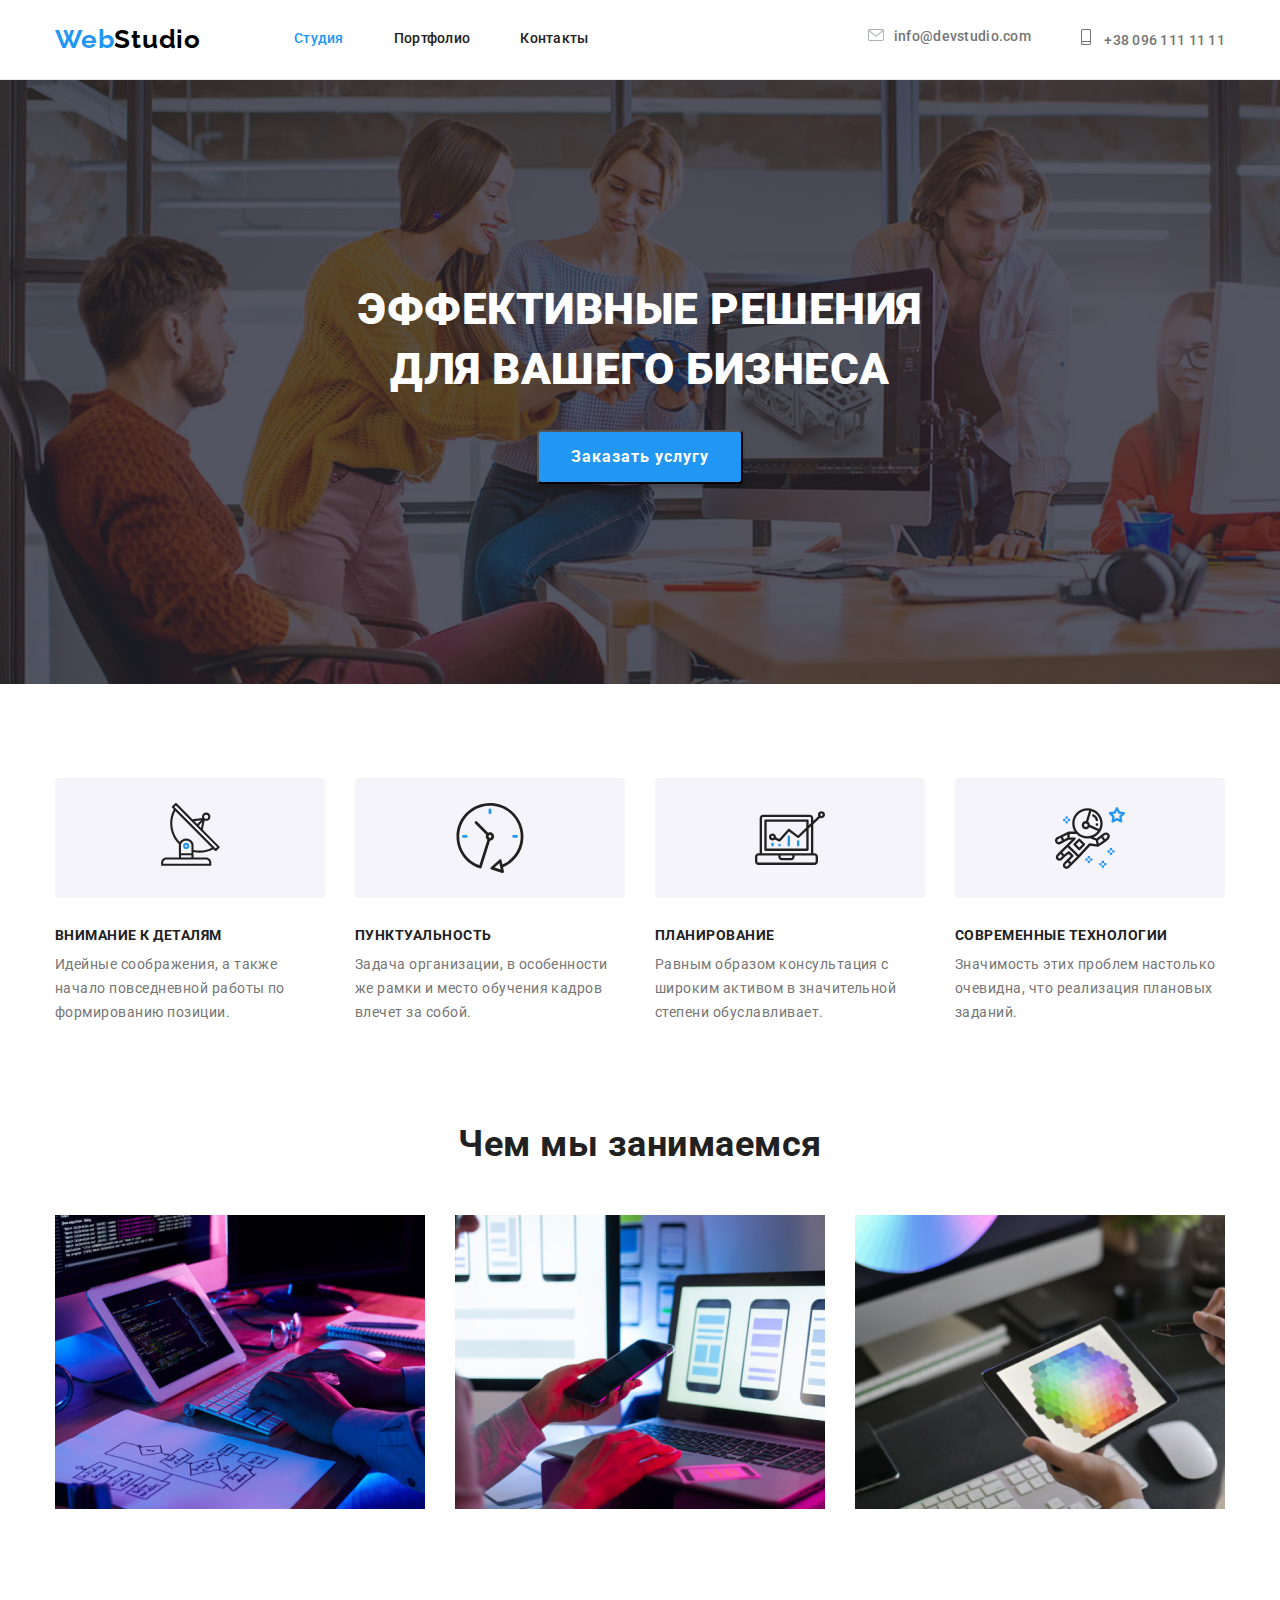
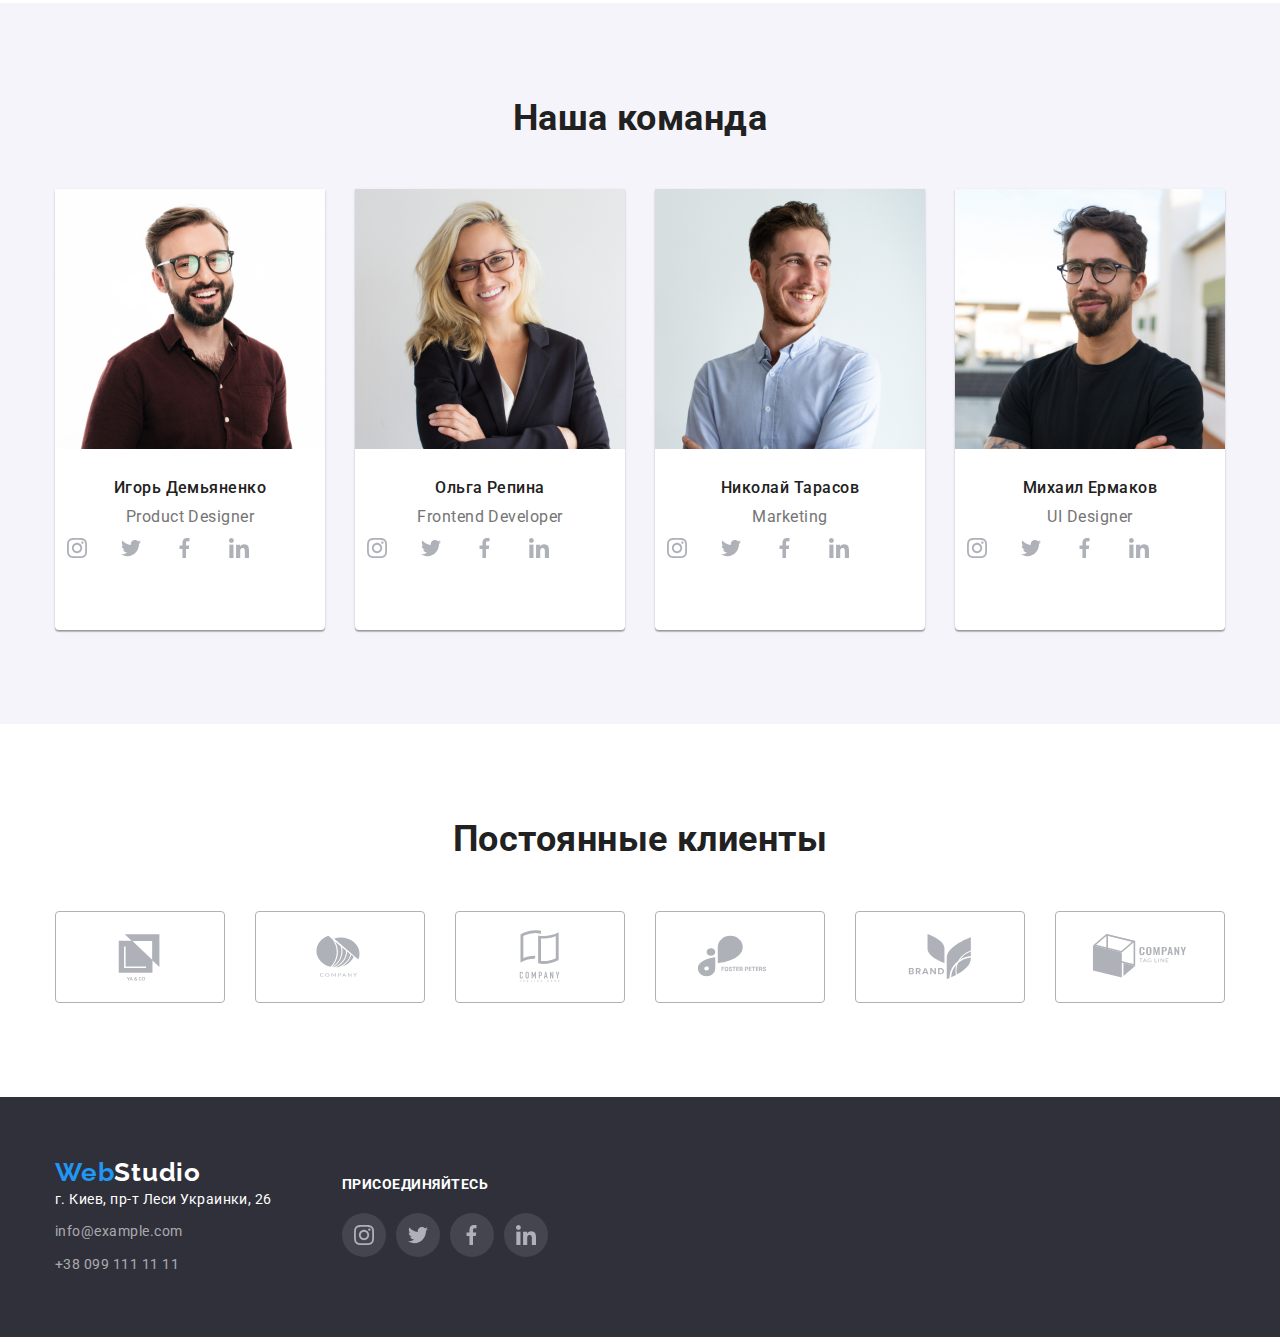
<file: index.html>
<!DOCTYPE html>
<html lang="ru">

<head>
    <meta charset="UTF-8" />
    <meta http-equiv="X-UA-Compatible" content="IE=edge" />
    <meta name="viewport" content="width=device-width, initial-scale=1.0" />
    <title>Главная</title>
    <link rel="preconnect" href="https://fonts.gstatic.com" />
    <link
        href="https://fonts.googleapis.com/css2?family=Raleway:wght@700&family=Roboto:wght@400;500;700;900&display=swap"
        rel="stylesheet" />
    <link rel="stylesheet"
        href="https://cdnjs.cloudflare.com/ajax/libs/modern-normalize/1.0.0/modern-normalize.min.css" />
    <link rel="stylesheet" href="css/styles.css" />
</head>

<body>
    <!--Шапка-->
    <header class="header">
        <div class="container nav">
            <nav class="site-nav">
                <a class="logo tekst-decor" href="index.html">
                    <span class="logo Web">Web</span>Studio
                </a>
                <ul class="nav-list">
                    <li class="item"><a class="nav-link current" href="./index.html">Студия</a></li>
                    <li class="item"><a class="nav-link" href="./portfolio.html">Портфолио</a></li>
                    <li class="item"><a class="nav-link" href="">Контакты</a></li>
                </ul>
            </nav>
            <ul class="header-contacts">
                <li class="item">
                    <a class="contacts-link" href="mailto:info@devstudio.com" lang="en"><svg class="contacts-icon" width="16" height="12">
                        <use href="./imj/symbol-defs.svg#icon-envelope"></use>
                    </svg>info@devstudio.com</a>
                </li>
                <li class="item">
                    <a class="contacts-link" href="tel:+380961111111"><svg class="contacts-icon" width="10" height="16">
                        <use href="./imj/smartph.svg"></use>
              </svg>
                    </svg>+38 096 111 11 11</a>
                </li>
            </ul>
        </div>
    </header>
    <!--Уникальный контент-->
    <main>
        <!--Герой-->
        <section class="hero">
            <h1 class="hero-title">
                Эффективные решения<br />
                для вашего бизнеса
            </h1>
            <button class="button" type="button">Заказать услугу</button>
        </section>
        <!--Особенности-->
        <section class="section features-section">
            <div class="container">
                <h2 class="visually-hidden">Особенности</h2>
                <ul class="features-list">
                    <li class="item">
                        <div class="feature">
                            <svg class="antenna" width="70" height="70">
                                <use href="./imj/icon.svg#icon-antenna-1"></use>
                            </svg>
                        </div>
                        <h3 class="features-header">Внимание к деталям</h3>
                        <p class="features-text">
                            Идейные соображения, а также начало повседневной работы по формированию позиции.
                        </p>
                    </li>
                    <li class="item">
                        <div class="feature">
                            <svg width="70" height="70">
                                <use href="./imj/icon.svg#icon-clock-1"></use>
                            </svg>
                        </div>
                        <h3 class="features-header">Пунктуальность</h3>
                        <p class="features-text">
                            Задача организации, в особенности же рамки и место обучения кадров влечет за собой.
                        </p>
                    </li>
                    <li class="item">
                        <div class="feature">
                            <svg width="70" height="70">
                                <use href="./imj/icon.svg#icon-diagram-1"></use>
                            </svg>
                        </div>
                        <h3 class="features-header">Планирование</h3>
                        <p class="features-text">
                            Равным образом консультация с широким активом в значительной степени обуславливает.
                        </p>
                    </li>
                    <li class="item">
                        <div class="feature">
                            <svg width="70" height="70">
                                <use href="./imj/icon.svg#icon-astronaut-1"></use>
                            </svg>
                        </div>
                        <h3 class="features-header">Современные технологии</h3>
                        <p class="features-text">
                            Значимость этих проблем настолько очевидна, что реализация плановых заданий.
                        </p>
                    </li>
                </ul>
            </div>
        </section>
        <!--Чем мы занимаемся-->
        <section class="section occupations-section">
            <div class="container">
                <h2 class="occupations-header">Чем мы занимаемся</h2>
                <ul class="occupations-list">
                    <li class="item">
                    <img src="./imj/sprawa/img.png" alt="Разработчик набирает код" width="370" height="294" />
                </li>
                <li class="item">
                    <img src="./imj/sprawa/img-1.png" alt="Разработка приложения" width="370" height="294" />
                </li>
                <li class="item">
                    <img src="./imj/sprawa/img-2.png" alt="Дизайнер с планшетом" width="370" height="294" />
                </li>
            </ul>
        </section>
        <!--Наша команда-->
    <section class="team section">
        <div class="container">
            <h2 class="team-header">Наша команда</h2>
            <ul class="team-list">
                <li class="item">
                    <img src="./imj/pipol/img1.jpg" alt="Игорь Демьяненко" width="270" height="260" />
                    <div class="card-thumb">
                        <h3 class="team-member">Игорь Демьяненко</h3>
                        <p class="member-post" lang="en">Product Designer</p>
                        <ul class="social-list">
                            <li class="social-item">
                                <a class="social-link" href="">
                                    <svg width="20" height="20">
                                        <use href="./imj/social.svg#icon-instagram-2-1"></use>
                                    </svg>
                                </a>
                            </li>
                            <li class="social-item">
                                <a class="social-link" href="">
                                    <svg width="20" height="20">
                                        <use href="./imj/symbol-defs.svg#icon-twitter"></use>
                                    </svg>
                                </a>
                            </li>
                            <li class="social-item">
                                <a class="social-link" href="">
                                    <svg width="20" height="20">
                                        <use href="./imj/social.svg#icon-Vector-1"></use>
                                    </svg>
                                </a>
                            </li>
                            <li class="social-item">
                                <a class="social-link" href="">
                                    <svg width="20" height="20">
                                        <use href="./imj/social.svg#icon-linkedin-1-1"></use>
                                    </svg>
                                </a>
                            </li>
                        </ul>
                    </div>
                </li>
    
                <li class="item">
                    <img src="./imj/pipol/img(1).jpg" alt="Ольга Репина" width="270" height="260" />
                    <div class="card-thumb">
                        <h3 class="team-member">Ольга Репина</h3>
                        <p class="member-post" lang="en">Frontend Developer</p>
                        <ul class="social-list">
                            <li class="social-item">
                                <a class="social-link" href="">
                                    <svg width="20" height="20">
                                        <use href="./imj/social.svg#icon-instagram-2-1"></use>
                                    </svg>
                                </a>
                            </li>
                            <li class="social-item">
                                <a class="social-link" href="">
                                    <svg width="20" height="20">
                                        <use href="./imj/symbol-defs.svg#icon-twitter"></use>
                                    </svg>
                                </a>
                            </li>
                            <li class="social-item">
                                <a class="social-link" href="">
                                    <svg width="20" height="20">
                                        <use href="./imj/social.svg#icon-Vector-1"></use>
                                    </svg>
                                </a>
                            </li>
                            <li class="social-item">
                                <a class="social-link" href="">
                                    <svg width="20" height="20">
                                        <use href="./imj/social.svg#icon-linkedin-1-1"></use>
                                    </svg>
                                </a>
                            </li>
                        </ul>
                    </div>
                </li>
    
                <li class="item">
                    <img src="./imj/pipol/img(2).jpg" alt="Николай Тарасов" width="270" height="260" />
                    <div class="card-thumb">
                        <h3 class="team-member">Николай Тарасов</h3>
                        <p class="member-post" lang="en">Marketing</p>
                        <ul class="social-list">
                            <li class="social-item">
                                <a class="social-link" href="">
                                    <svg width="20" height="20">
                                        <use href="./imj/social.svg#icon-instagram-2-1"></use>
                                    </svg>
                                </a>
                            </li>
                            <li class="social-item">
                                <a class="social-link" href="">
                                    <svg width="20" height="20">
                                        <use href="./imj/symbol-defs.svg#icon-twitter"></use>
                                    </svg>
                                </a>
                            </li>
                            <li class="social-item">
                                <a class="social-link" href="">
                                    <svg width="20" height="20">
                                        <use href="./imj/social.svg#icon-Vector-1"></use>
                                    </svg>
                                </a>
                            </li>
                            <li class="social-item">
                                <a class="social-link" href="">
                                    <svg width="20" height="20">
                                        <use href="./imj/social.svg#icon-linkedin-1-1"></use>
                                    </svg>
                                </a>
                            </li>
                        </ul>
                    </div>
                </li>
    
                <li class="item">
                    <img src="./imj/pipol/img(3).jpg" alt="Михаил Ермаков" width="270" height="260" />
                    <div class="card-thumb">
                        <h3 class="team-member">Михаил Ермаков</h3>
                        <p class="member-post" lang="en">UI Designer</p>
                        <ul class="social-list">
                            <li class="social-item">
                                <a class="social-link" href="">
                                    <svg width="20" height="20">
                                        <use href="./imj/social.svg#icon-instagram-2-1"></use>
                                    </svg>
                                </a>
                            </li>
                            <li class="social-item">
                                <a class="social-link" href="">
                                    <svg width="20" height="20">
                                        <use href="./imj/symbol-defs.svg#icon-twitter"></use>
                                    </svg>
                                </a>
                            </li>
                            <li class="social-item">
                                <a class="social-link" href="">
                                    <svg width="20" height="20">
                                        <use href="./imj/social.svg#icon-Vector-1"></use>
                                    </svg>
                                </a>
                            </li>
                            <li class="social-item">
                                <a class="social-link" href="">
                                    <svg width="20" height="20">
                                        <use href="./imj/social.svg#icon-linkedin-1-1"></use>
                                    </svg>
                                </a>
                            </li>
                        </ul>
                    </div>
                </li>
            </ul>
        </div>
    </section>
    <!-- Постоянные клиенты -->
    <section class="clients section">
        <div class="container">
            <h2 class="clients-header">Постоянные клиенты</h2>
            <ul class="clients-list">
                <li class="clients-item">
                    <a class="clients-link" href="">
                        <svg width="106" height="60">
                            <use href="./imj/symbol-defs.svg#icon-ya-do"></use>
                        </svg>
                    </a>
                </li>
    
                <li class="clients-item">
                    <a class="clients-link" href="">
                        <svg width="106" height="60">
                            <use href="./imj/symbol-defs.svg#icon-comp"></use>
                        </svg>
                    </a>
                </li>
    
                <li class="clients-item">
                    <a class="clients-link" href="">
                        <svg width="106" height="60">
                            <use href="./imj/symbol-defs.svg#Logo-1"></use>
                        </svg>
                    </a>
                </li>
    
                <li class="clients-item">
                    <a class="clients-link" href="">
                        <svg width="106" height="60">
                            <use href="./imj/symbol-defs.svg#icon-foster"></use>
                        </svg>
                    </a>
                </li>
    
                <li class="clients-item">
                    <a class="clients-link" href="">
                        <svg width="106" height="60">
                            <use href="./imj/symbol-defs.svg#icon-brand"></use>
                        </svg>
                    </a>
                </li>
    
                <li class="clients-item">
                    <a class="clients-link" href="">
                        <svg width="106" height="60">
                            <use href="./imj/symbol-defs.svg#icon-teg-line-comp"></use>
                        </svg>
                    </a>
                </li>
            </ul>
        </div>
    </section>
    </main>
    <!--Футер-->
<footer class="footer">
    <div class="footer-container container">
        <div class="footer-address-container">
        <a class="logo tekst-decor" href="index.html">
            <span class="logo Web">Web</span><span class="studio-futer logo tekst-decor">Studio</span>
        </a>
            <address class="address">
                <ul class="footer-list">
                    <li class="item">
                        <a class="map" href="https://goo.gl/maps/ndfTdwWSWEVe3gq89" rel="nofollow norefferer noopener"
                            target="_blank">г. Киев, пр-т Леси Украинки, 26</a>
                    </li>
                    <li class="item" lang="en">
                        <a class="link" href="mailto:info@example.com">info@example.com</a>
                    </li>
                    <li class="item"><a class="link" href="tel:+380991111111">+38 099 111 11 11</a></li>
                </ul>
            </address>
        </div>
    <div class="footer-social-container">
        <h2 class="footer-social-header">присоединяйтесь</h2>
        <ul class="footer-social-list">
            <li class="footer-social-item">
                <a class="footer-social-link" href="">
                    <svg width="20" height="20">
                        <use href="./imj/social.svg#icon-instagram-2-1"></use>
                    </svg>
                </a>
            </li>
    
            <li class="footer-social-item">
                <a class="footer-social-link" href="">
                    <svg width="20" height="20">
                        <use href="./imj/symbol-defs.svg#icon-twitter"></use>
                    </svg>
                </a>
            </li>
    
            <li class="footer-social-item">
                <a class="footer-social-link" href="">
                    <svg width="20" height="20">
                        <use href="./imj/social.svg#icon-Vector-1"></use>
                    </svg>
                </a>
            </li>
    
            <li class="footer-social-item">
                <a class="footer-social-link" href="">
                    <svg width="20" height="20">
                        <use href="./imj/social.svg#icon-linkedin-1-1"></use>
                    </svg>
                </a>
            </li>
        </ul>
    </div>
</footer>
</body>

</html>
</file>
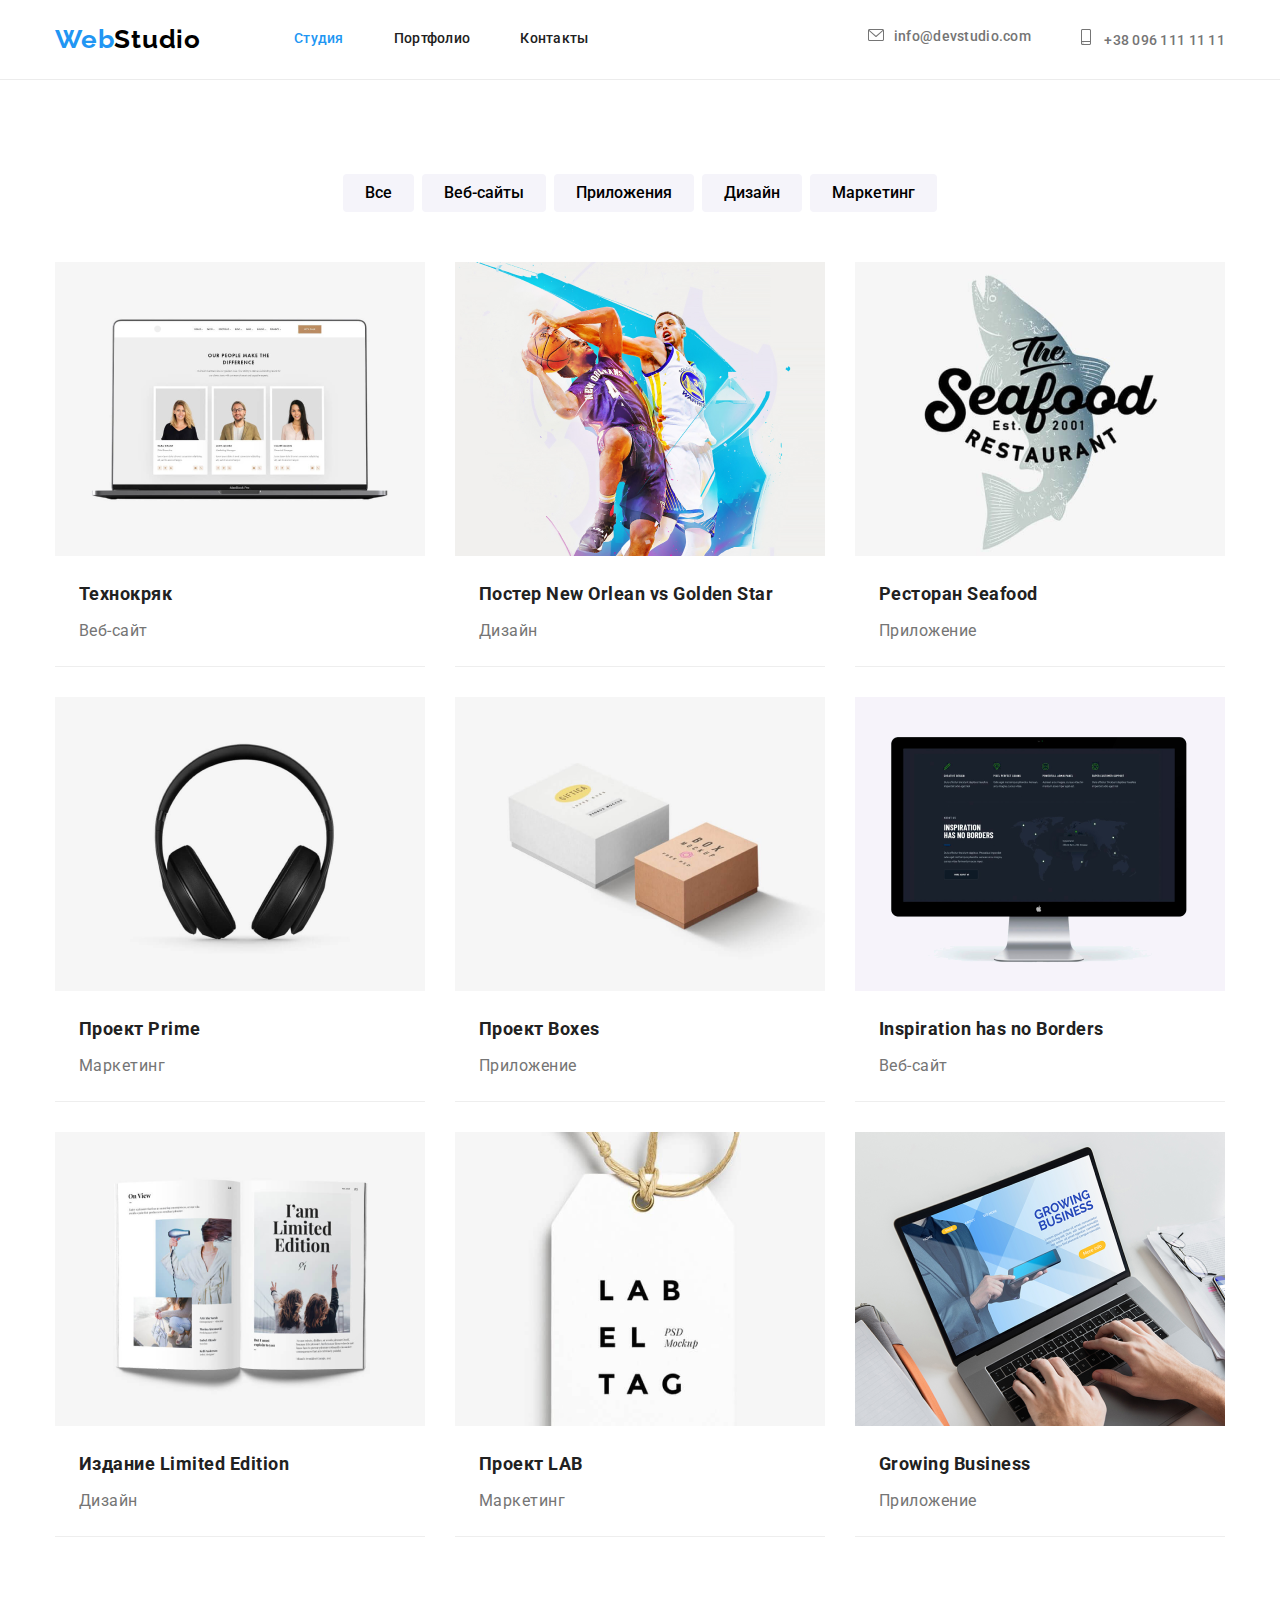
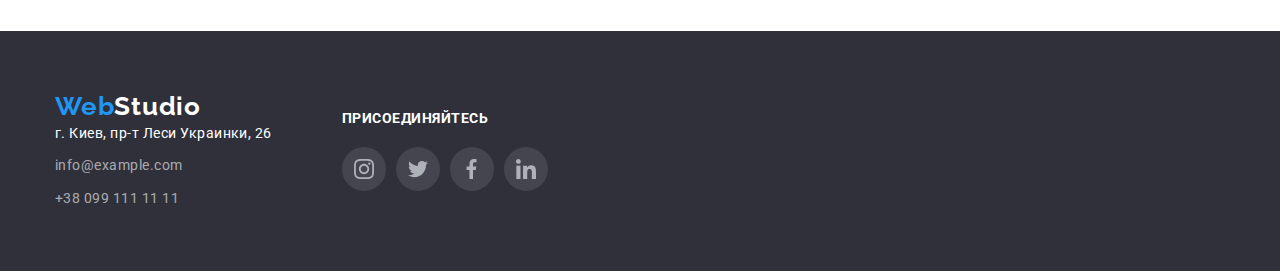
<file: portfolio.html>
<!DOCTYPE html>
<html lang="ru">
  <head>
    <meta charset="UTF-8" />
    <meta http-equiv="X-UA-Compatible" content="IE=edge" />
    <meta name="viewport" content="width=device-width, initial-scale=1.0" />
    <title>Портфолио</title>
    <link rel="preconnect" href="https://fonts.gstatic.com" />
    <link
      href="https://fonts.googleapis.com/css2?family=Raleway:wght@700&family=Roboto:wght@400;500;700;900&display=swap"
      rel="stylesheet"
    />
    <link
      rel="stylesheet"
      href="https://cdnjs.cloudflare.com/ajax/libs/modern-normalize/1.0.0/modern-normalize.min.css"
    />
    <link rel="stylesheet" href="css/styles.css" />
</head>
<!--Шапка-->
<header class="header">
    <div class="container nav">
        <nav class="site-nav">
            <a class="logo tekst-decor" href="index.html">
                <span class="logo Web">Web</span>Studio
            </a>
            <ul class="nav-list">
                <li class="item"><a class="nav-link current" href="./index.html">Студия</a></li>
                <li class="item"><a class="nav-link" href="./portfolio.html">Портфолио</a></li>
                <li class="item"><a class="nav-link" href="">Контакты</a></li>
            </ul>
        </nav>
        <ul class="header-contacts">
            <li class="item">
                <a class="contacts-link" href="mailto:info@devstudio.com" lang="en"><svg class="contacts-icon"
                        width="16" height="12">
                        <use href="./imj/pismo.svg"></use>
                    </svg>info@devstudio.com</a>
            </li>
            <li class="item">
                <a class="contacts-link" href="tel:+380961111111"><svg class="contacts-icon" width="10" height="16">
                        <use href="./imj/smartph.svg"></use>
                    </svg>
                    </svg>+38 096 111 11 11</a>
            </li>
        </ul>
    </div>
</header>
    <!--Уникальный контент-->
    <main>
        <!--Галерея-->
        <section class="portfolio section">
            <div class="container">
                <h1 class="visually-hidden">Наши работы</h1>
                <ul class="filter-list">
                    <li class="item"><button class="filter-item" type="button">Все</button></li>
                    <li class="item"><button class="filter-item" type="button">Веб-сайты</button></li>
                    <li class="item"><button class="filter-item" type="button">Приложения</button></li>
                    <li class="item"><button class="filter-item" type="button">Дизайн</button></li>
                    <li class="item"><button class="filter-item" type="button">Маркетинг</button></li>
                </ul>
                <ul class="portfolio-list">
                    <li class="portfolio-item">
                    <img src="./imj/produkt/tehnokrai-img.png" alt="Открытый лептоп" width="370" height="294" />
                    <div class="card-thumb">
                        <h2 class="item-header">Технокряк</h2>
                        <p class="item-text">Веб-сайт</p>
                    </div>
                    </li>
                <li class="portfolio-item">
                    <img src="./imj/produkt/poster-imj.png" alt="Баскетболисты" width="370" height="294" />
                    <div class="card-thumb">
                    <h2 class="item-header" lang="en">Постер New Orlean vs Golden Star</h2>
                    <p class="item-text">Дизайн</p>
                </div>
                </li>
                
                <li class="portfolio-item">
                    <img src="./imj/produkt/logo-restoran-imj.png" alt="Лого ресторана" width="370" height="294" />
                    <div class="card-thumb">
                    <h2 class="item-header">Ресторан <span lang="en">Seafood</span></h2>
                    <p class="item-text">Приложение</p>
                </div>
                </li>
                <li class="portfolio-item">
                    <img src="./imj/produkt/disin-naushnikov-imj.png" alt="Наушники" width="370" height="294" />
                    <div class="card-thumb">
                    <h2 class="item-header">Проект <span lang="en">Prime</span></h2>
                    <p class="item-text">Маркетинг</p>
                    </div>
                </li>
                <li class="portfolio-item">
                    <img src="./imj/produkt/bokses-img.png" alt="Коробки" width="370" height="294" />
                <div class="card-thumb">
                 <h2 class="item-header">Проект <span lang="en">Boxes</span></h2>
                    <p class="item-text">Приложение</p>
                </div>
                </li>
                <li class="portfolio-item">
                    <img src="./imj/produkt/veb-sait-img.png" alt="Монитор" width="370" height="294" />
                <div class="card-thumb">
                    <h2 class="item-header" lang="en">Inspiration has no Borders</h2>
                    <p class="item-text">Веб-сайт</p>
                </div>
                </li>
                <li class="portfolio-item">
                    <img src="./imj/produkt/limited-edition-img.png" alt="Книга" width="370" height="294" />
                    <div class="card-thumb"><h2 class="item-header">Издание <span lang="en">Limited Edition</span></h2>
                    <p class="item-text">Дизайн</p></div>
                </li>
                <li class="portfolio-item">
                    <img src="./imj/produkt/lab-img.png" alt="Ярлык" width="370" height="294" />
                <div class="card-thumb"> <h2 class="item-header">Проект <span lang="en">LAB</span></h2>
                    <p class="item-text">Маркетинг</p></div>
                </li>
                <li class="portfolio-item">
                    <img src="./imj/produkt/groving-bisnes-img.png" alt="Человек работает за лептопом" width="370"
                        height="294" />
                        <div class="card-thumb">
                    <h2 class="item-header" lang="en">Growing Business</h2>
                    <p class="item-text">Приложение</p></div>
                </li>
            </ul>
        </section>
    </main>
    <!--Футер-->
<footer class="footer">
    <div class="footer-container container">
        <div class="footer-address-container">
            <a class="logo tekst-decor" href="index.html">
                <span class="logo Web">Web</span><span class="studio-futer logo tekst-decor">Studio</span>
            </a>
            <address class="address">
                <ul class="footer-list">
                    <li class="item">
                        <a class="map" href="https://goo.gl/maps/ndfTdwWSWEVe3gq89" rel="nofollow norefferer noopener"
                            target="_blank">г. Киев, пр-т Леси Украинки, 26</a>
                    </li>
                    <li class="item" lang="en">
                        <a class="link" href="mailto:info@example.com">info@example.com</a>
                    </li>
                    <li class="item"><a class="link" href="tel:+380991111111">+38 099 111 11 11</a></li>
                </ul>
            </address>
        </div>
        <div class="footer-social-container">
            <h2 class="footer-social-header">присоединяйтесь</h2>
            <ul class="footer-social-list">
                <li class="footer-social-item">
                    <a class="footer-social-link" href="">
                        <svg width="20" height="20">
                            <use href="./imj/social.svg#icon-instagram-2-1"></use>
                        </svg>
                    </a>
                </li>

                <li class="footer-social-item">
                    <a class="footer-social-link" href="">
                        <svg width="20" height="20">
                            <use href="./imj/symbol-defs.svg#icon-twitter"></use>
                        </svg>
                    </a>
                </li>

                <li class="footer-social-item">
                    <a class="footer-social-link" href="">
                        <svg width="20" height="20">
                            <use href="./imj/social.svg#icon-Vector-1"></use>
                        </svg>
                    </a>
                </li>

                <li class="footer-social-item">
                    <a class="footer-social-link" href="">
                        <svg width="20" height="20">
                            <use href="./imj/social.svg#icon-linkedin-1-1"></use>
                        </svg>
                    </a>
                </li>
            </ul>
        </div>
</footer>
</body>

</html>
</file>
<file: css/styles.css>
:root {
  --primary-text-color: #212121;
  --secondary-text-color: #757575;
  --primary-background-color: #ffffff;
  --secondary-background-color: #f5f4fa;
  --primary-accent-color: #2196f3;
  --footer-contacts-color: rgba(255, 255, 255, 0.6);
  --footer-backgroung-color: #2f303a;
  --hero-button-hover-color: #188ce8;
  --portfolio-cards-border-color: #eeeeee;
  --logo-secondary-color: #000000;
  --header-line-color: #afb1b8;
}
/* ================ Сбросы ================ */
h1,
h2,
h3,
h4,
h5,
h6,
p,
ul {
  margin: 0;
}
img {
  display: block;
  max-width: 100%;
  height: auto;
}
/* ================ Общие стили ================ */
.logo {
  font-family: Raleway;
  font-style: normal;
  font-weight: bold;
  font-size: 26px;
  line-height: 1.19;
  letter-spacing: 0.03em;
  display: inline;
  color: #000;
  text-decoration: none;
}
.Web {
  color: #2196f3;
}
.container {
  width: 1200px;
  padding-left: 15px;
  padding-right: 15px;
  margin-right: auto;
  margin-left: auto;
  box-sizing: border-box;
}
.section {
  padding-top: 94px;
  padding-bottom: 94px;
}
body {
  font-family: "Roboto", "Raleway", sans-serif;
  font-style: normal;
  /* background-color: var(--primary-background-color);
 */
  background-color: #ffffff;
  color:/* var(--primary-text-color)*/ #212121;
  letter-spacing: 0.03em;
}
.visually-hidden {
  position: absolute;
  width: 1px;
  height: 1px;
  margin: -1px;
  border: 0;
  padding: 0;

  white-space: nowrap;
  clip-path: inset(100%);
  clip: rect(0 0 0 0);
  overflow: hidden;
}
/* ========================= Хедер ========================= */
.header {
  max-width: 1600px;
  margin-left: auto;
  margin-right: auto;
  border-bottom: 1px solid #ececec;
}
.nav {
  display: flex;
  align-items: center;
  padding-top: 24px;
  padding-bottom: 24px;
}
.site-nav {
  display: flex;
}
.nav-list {
  font-weight: 500;
  font-size: 14px;
  line-height: 1.14;
  list-style: none;
  letter-spacing: 0.02em;
  display: flex;
  align-items: center;
  padding-left: 0;
  margin-left: 93px;
}
.nav-list .item + .item {
  margin-left: 50px;
}

.nav-link {
  text-decoration: none;
  color: inherit;
}
.nav-link:hover,
.nav-link:focus {
  color: #2196f3;
}
.nav-link.current {
  color: #2196f3;
}
.header-contacts {
  font-weight: 500;
  font-size: 14px;
  line-height: 1.14;
  list-style: none;
  letter-spacing: 0.02em;
  display: flex;
  margin-left: auto;
  padding-left: 0;
}
.header-contacts .item + .item {
  margin-left: 50px;
}
.contacts-link {
  text-decoration: none;
  color: #757575;
}
.contacts-link:hover,
.contacts-link:focus {
  color: #2196f3;
}
.contacts-icon {
  fill: currentColor;
  margin-right: 10px;
}
/* ========================= Конец Хедера ========================= */

/* ========================= ГЛАВНАЯ СТРАНИЦА ========================= */

/* ========================= Герой ========================= */
.hero {
  text-align: center;
  background-color: #2f303a;
  background-image: linear-gradient(
      to right,
      rgba(47, 48, 58, 0.58),
      rgba(47, 48, 58, 0.58)
    ),
    url(/imj/bakgraund-img/bakimg.jpg);
  color: #ffffff;
  max-width: 1600px;
  margin-left: auto;
  margin-right: auto;
  padding-top: 200px;
  padding-bottom: 200px;
  background-size: cover;
}
.hero-title {
  font-weight: 900;
  font-size: 44px;
  line-height: 1.36;
  text-transform: uppercase;
  margin-bottom: 30px;
}
.button {
  font-weight: 700;
  font-size: 16px;
  line-height: 1.87;
  color: #ffffff;
  background-color: #2196f3;
  cursor: pointer;
  padding: 10px 32px;
  letter-spacing: 0.06em;
  box-shadow: 0px 4px 4px rgba(0, 0, 0, 0.15);
  border-radius: 4px;
}
.button:hover,
.button:focus {
  background-color: #188ce8;
}
/* ========================= Конец Героя ========================= */
/* ========================= Особенности ========================= */
.feature {
  background-color: #f5f4fa;
  width: 270px;
  height: 120px;
  display: flex;
  justify-content: center;
  align-items: center;
  margin-bottom: 30px;
  border-radius: 4px;
}
.features-section {
  padding-bottom: 47px;
}
.features-list {
  list-style: none;
  padding-left: 0;
  display: flex;
}
.features-list > .item {
  min-width: 270px;
  min-height: 251px;
  flex-basis: calc((100% - 120px) / 4);
}
.features-list > .item:not(:last-child) {
  margin-right: 30px;
}
.features-header {
  font-size: 14px;
  line-height: 1.14;
  text-transform: uppercase;
  margin-bottom: 10px;
}
.features-text {
  font-size: 14px;
  line-height: 1.71;
  color: #757575;
}
/* ========================= Конец Оссобенностей ========================= */
/* ========================= Чем мы занимаемся ========================= */
.occupations-section {
  padding-top: 47px;
}
.occupations-header {
  font-size: 36px;
  line-height: 1.17;
  text-align: center;
  margin-bottom: 50px;
}
.occupations-list {
  list-style: none;
  display: flex;
  padding-left: 0;
}
.occupations-list .item + .item {
  margin-left: 30px;
}
/* ========================= Конец Чем мы занимаемся ========================= */
/* ========================= Наша команда ========================= */
.team {
  background-color: #f5f4fa;
}
.team-header {
  font-size: 36px;
  line-height: 1.17;
  text-align: center;
  margin-bottom: 50px;
}
.team-list {
  list-style: none;
  display: flex;
  padding-left: 0;
}
.team-list > .item {
  background-color: #ffffff;
  box-shadow: 0px 1px 3px rgba(0, 0, 0, 0.12), 0px 1px 1px rgba(0, 0, 0, 0.14),
    0px 2px 1px rgba(0, 0, 0, 0.2);
  border-radius: 0px 0px 4px 4px;
  padding-bottom: 30px;
}
.team-list .item + .item {
  margin-left: 30px;
}
.team-member {
  font-weight: 500;
  font-size: 16px;
  line-height: 1.18;
  text-align: center;
  margin-bottom: 10px;
}
.member-post {
  font-weight: 400;
  font-size: 16px;
  line-height: 1.18;
  color: #757575;
  text-align: center;
}
.social-list {
  list-style: none;
  display: flex;
  padding: 0;
}
.social-item:not(:last-child) {
  margin-right: 10px;
}
.social-link {
  width: 44px;
  height: 44px;
  display: flex;
  justify-content: center;
  align-items: center;
  border-radius: 50%;
  fill: #afb1b8;
}
.social-link:hover,
.social-link:focus {
  background-color: #2196f3;
  fill: #ffffff;
}
.team-list .card-thumb {
  padding-top: 30px;
  padding-bottom: 30px;
}
/* ========================= Конец Наша команда ========================= */
/* ===================== Начало Постоянные клиенты ===================== */
.clients-header {
  font-size: 36px;
  line-height: 1.17;
  text-align: center;
  margin-bottom: 50px;
}
.clients-list {
  list-style: none;
  display: flex;
  padding: 0;
}
.clients-item:not(:last-child) {
  margin-right: 30px;
}
.clients-link {
  width: 170px;
  height: 92px;
  display: flex;
  justify-content: center;
  align-items: center;
  fill: #afb1b8;
  border: 1px solid #afb1b8;
  border-radius: 4px;
}
.clients-link:hover,
.clients-link:focus {
  fill: #2196f3;
  border: 1px solid #2196f3;
}
/* ===================== Начало Постоянные клиенты ===================== */

/*========================= ПОРТФОЛИО =========================*/

/* ========================= Фильтр ========================= */
.filter-list {
  list-style: none;
  display: flex;
  padding-left: 0;
  margin-bottom: 50px;
  justify-content: center;
}
.filter-list > .item + .item {
  margin-left: 8px;
}
.filter-item {
  font-weight: 500;
  font-size: 16px;
  line-height: 1.62;
  background-color: #f5f4fa;
  padding: 6px 22px;
  border-radius: 4px;
  border: none;
}
.filter-item:hover,
.filter-item:focus {
  color: #ffffff;
  background-color: #2196f3;
  box-shadow: 0px 3px 1px rgba(0, 0, 0, 0.1), 0px 1px 2px rgba(0, 0, 0, 0.08),
    0px 2px 2px rgba(0, 0, 0, 0.12);
}
/* ========================= Конец Фильтр ========================= */
/* ========================= Галерея ========================= */
.portfolio-list {
  list-style: none;
  padding-left: 0;
  display: flex;
  flex-wrap: wrap;
  margin-top: -30px;
  margin-left: -30px;
}
.portfolio-item {
  margin-top: 30px;
  margin-left: 30px;
  max-width: 370px;
}
.item-header {
  font-size: 18px;
  line-height: 2;
  margin-bottom: 4px;
}
.item-text {
  font-size: 16px;
  line-height: 1.87;
  color: #757575;
}
.portfolio-list .card-thumb {
  padding: 20px 24px;
  border-bottom: 1px solid #eeeeee;
}
/* ========================= Конец Галерея ========================= */
/* ========================= Футер ========================= */
.footer {
  background-color: #2f303a;
  max-width: 1600px;
  margin-right: auto;
  margin-left: auto;
  padding-top: 60px;
  padding-bottom: 60px;
  align-items: center;
}
.map {
  color: inherit;
  text-decoration: none;
}
.map:hover,
.map:focus {
  color: #2196f3;
}
.address {
  font-style: normal;
  font-size: 14px;
  line-height: 1.71;
  color: #ffffff;
}
.footer-studio {
  color: #ffffff;
}
.footer-list {
  list-style: none;
  padding-left: 0;
  /*margin-top: 20px;*/
}
.footer-list .item + .item {
  margin-top: 9px;
}
.address .link {
  text-decoration: none;
  color: rgba(255, 255, 255, 0.6);
}
.address .link:hover,
.address .link:focus {
  color: #2196f3;
}
.studio-futer {
  color: #ffffff;
}
.footer-social-container {
  width: 206px;
  height: 80px;
  left: 516px;
  top: 1703px;
}
.footer-container {
  display: flex;
  align-items: center;
}
.footer-address-container {
  margin-right: 70px;
}
.footer-social-header {
  color: #ffffff;
  text-transform: uppercase;
  font-size: 14px;
  line-height: 1.14;
  margin-bottom: 20px;
}
.footer-social-list {
  list-style: none;
  display: flex;
  padding-left: 0;
}
.footer-social-item:not(:last-child) {
  margin-right: 10px;
}
.footer-social-link {
  width: 44px;
  height: 44px;
  display: flex;
  justify-content: center;
  align-items: center;
  background-color: rgba(255, 255, 255, 0.1);
  border-radius: 50px;
  fill: #ffffff;
}
.footer-social-link:hover,
.footer-social-link:focus {
  fill: #ffffff;
  background-color: #2196f3;
}
/* ========================= Конец Футер ========================= */
</file>
